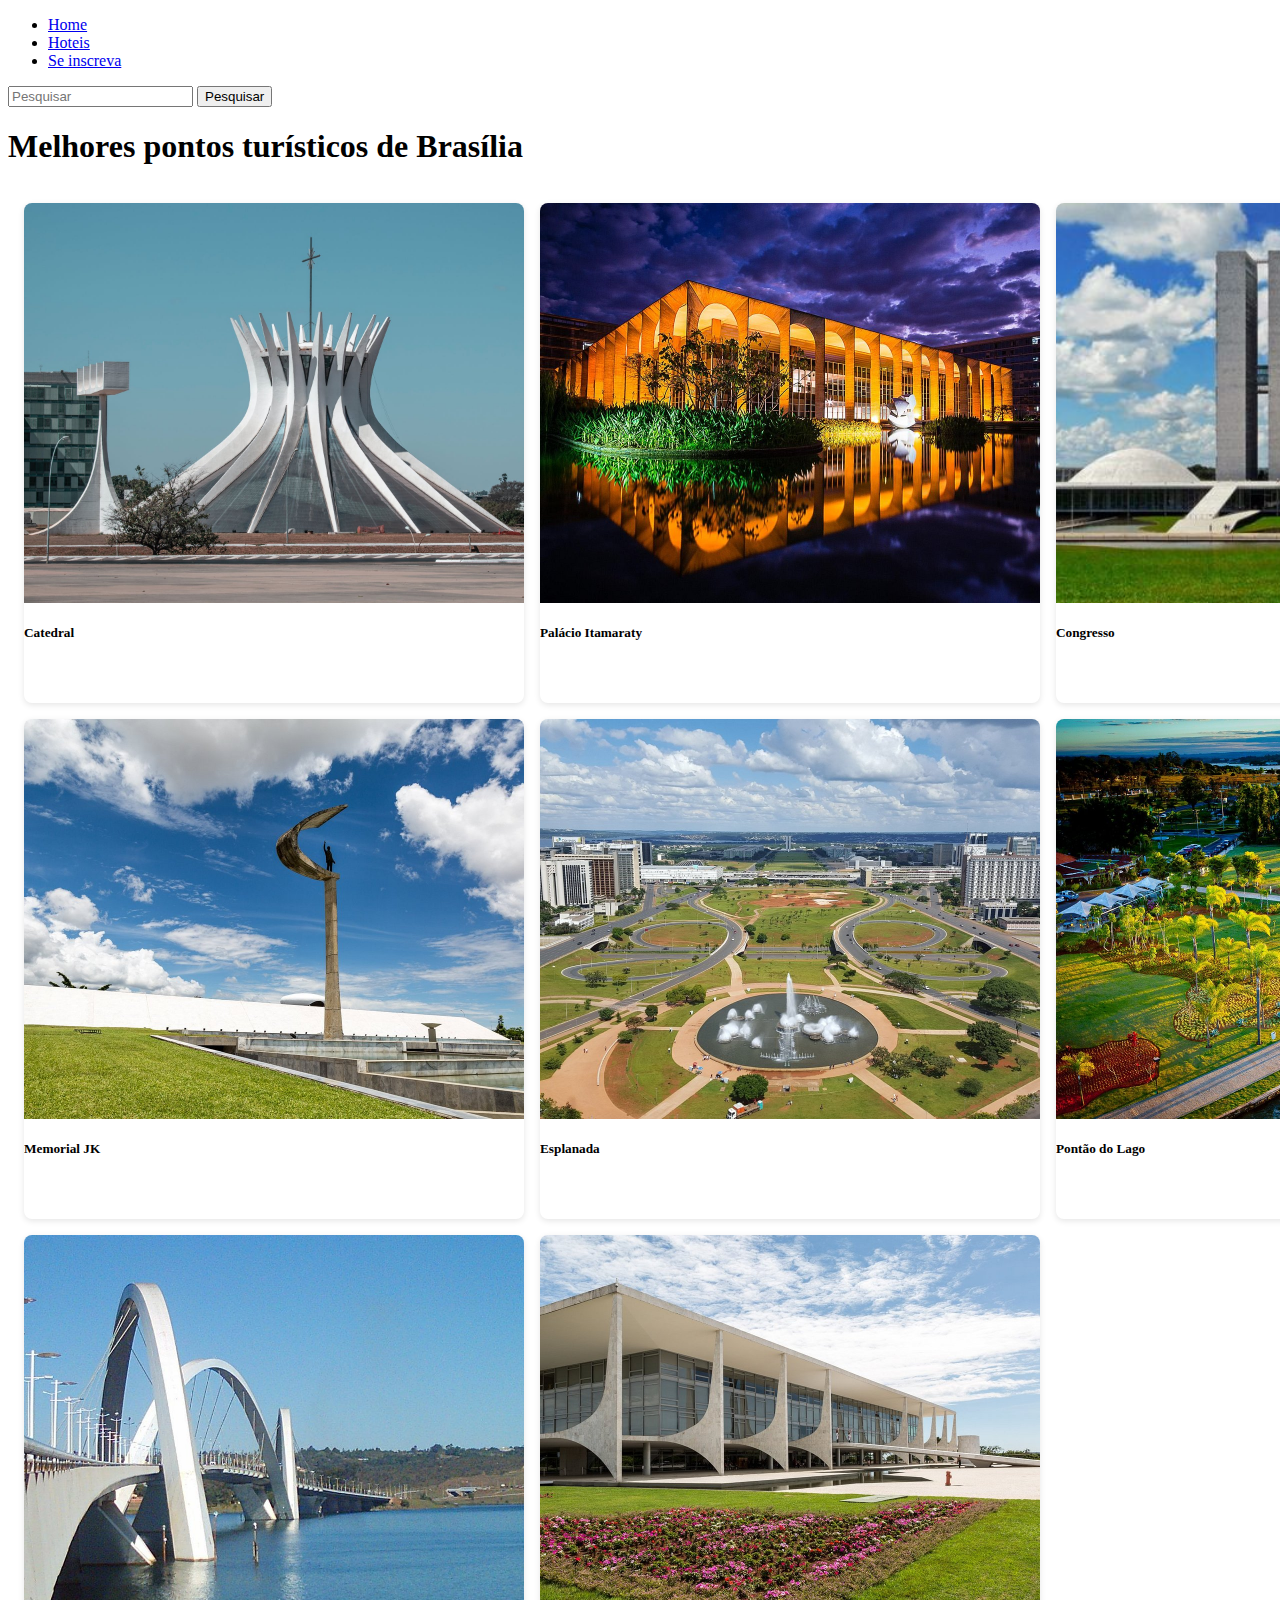
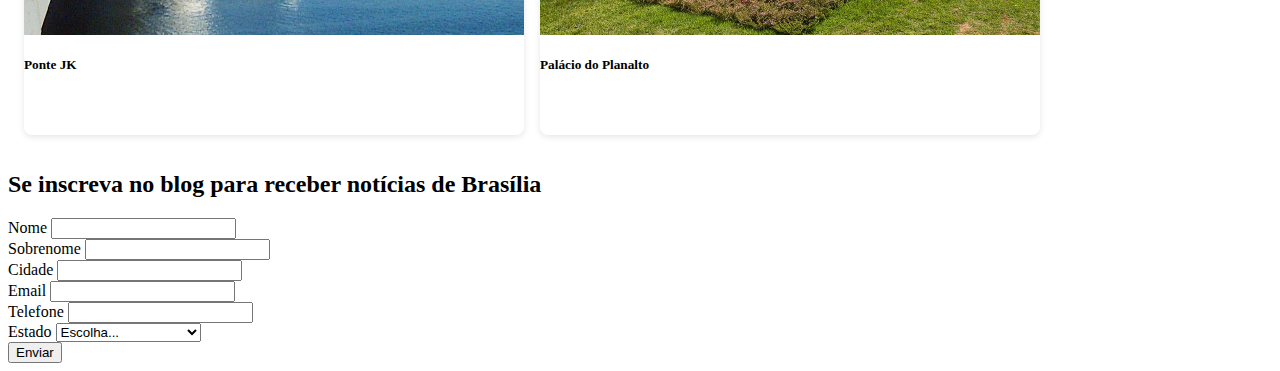
<file: index.html>
<!DOCTYPE html>
<html lang="en">

<head>
    <meta charset="UTF-8">
    <meta name="viewport" content="width=device-width, initial-scale=1.0">
    <title>Document</title>
    <link type="text/css" rel="stylesheet" href="./assets/css/style.css">
</head>

<body>
    <header>
        <nav class="navbar">
            <div class="" id="container-navbar">
                <ul class="">
                    <li class="">
                        <a class="links-navbar" aria-current="page" href="#">Home</a>
                    </li>
                    <li class="">
                        <a class="links-navbar" href="./hoteis.html">Hoteis</a>
                    </li>
                    <li class="">
                        <a href="#footer">Se inscreva</a>
                    </li>
                </ul>
                <form class="" role="search">
                    <input class="inputs" type="search" placeholder="Pesquisar" aria-label="Pesquisar">
                    <button class="botao" type="submit">Pesquisar</button>
                </form>
            </div>
        </nav>
    </header>

    <div class="titulo">
        <h1>Melhores pontos turísticos de Brasília</h1>
    </div>

    <main>
        <section id="cards">
            
            <div class="container">
                <div class="card">
                    <img src="./assets/images/catedral_bsb.jpeg" class="img-fluid" class="card-img-top"
                        alt="...">
                    <div class="card-descricao">
                        <h5 class="card-titulo">Catedral</h5>
                    </div>
                </div>

                <div class="card">
                    <img src="./assets/images/palacio_itamaraty.jpg" class="img-fluid" class="card-img-top" alt="...">
                    <div class="card-descricao">
                        <h5 class="card-titulo">Palácio Itamaraty</h5>
                    </div>

                </div>

                <div class="card">
                    <img src="./assets/images/congresso.jpg" class="card-img-top" alt="...">
                    <div class="card-descricao">
                        <h5 class="card-titulo">Congresso</h5>
                    </div>

                </div>

                <div class="card">
                    <img src="./assets/images/memorial.jpg" class="card-img-top" alt="...">
                    <div class="card-descricao">
                        <h5 class="card-titulo">Memorial JK</h5>
                    </div>

                </div>

                <div class="card">
                    <img src="./assets/images/visao_torre.jpg" class="card-img-top" alt="...">
                    <div class="card-descricao">
                        <h5 class="card-titulo">Esplanada</h5>
                    </div>

                </div>

                <div class="card">
                    <img src="./assets/images/pontao_lago.jpg" class="card-img-top" alt="...">
                    <div class="card-descricao">
                        <h5 class="card-titulo">Pontão do Lago</h5>
                    </div>

                </div>

                <div class="card">
                    <img src="./assets/images/ponte.jpg" class="card-img-top" alt="...">
                    <div class="card-descricao">
                        <h5 class="card-titulo">Ponte JK</h5>
                    </div>

                </div>

                <div class="card">
                    <img src="./assets/images/palacio_planalto.jpg" class="card-img-top" alt="...">
                    <div class="card-descricao">
                        <h5 class="card-titulo">Palácio do Planalto</h5>
                    </div>
                </div>
            </div>
        </section>

        <section id="carrossel">

        </section>
    </main>

    <footer id="footer">

        <div class="titulo">
            <h2>Se inscreva no blog para receber notícias de Brasília</h2>
        </div>

        <form class="formulario">
            <div class="">
                <label for="nome" class="label">Nome</label>
                <input type="text" class="inputs" id="nome" value="" required>
            </div>
            <div class="">
                <label for="sobrenome" class="label">Sobrenome</label>
                <input type="text" class="inputs" id="sobrenome" value="" required>
            </div>
            <div class="">
                <label for="cidade" class="label">Cidade</label>
                <input type="text" class="inputs" id="cidade" required>
            </div>

            <div class="">
                <label for="email" class="label">Email</label>
                <input type="text" class="inputs" id="email" required>
            </div>
            
            <div class="">
                <label for="telefone" class="label">Telefone</label>
                <input type="text" class="inputs" id="telefone" required>
            </div>

            <div class="">
                <label for="estado" class="label">Estado</label>
                <select class="inputs" id="estado" required>
                    <option selected disabled value="">Escolha...</option>
                    <option>Acre</option>
                    <option>Alagoas</option>
                    <option>Amapá</option>
                    <option>Amazonas</option>
                    <option>Bahia</option>
                    <option>Ceará</option>
                    <option>Distrito Federal</option>
                    <option>Espírito Santo</option>
                    <option>Goiás</option>
                    <option>Maranhão</option>
                    <option>Mato Grosso</option>
                    <option>Mato Grosso do Sul</option>
                    <option>Minas Gerais</option>
                    <option>Pará</option>
                    <option>Paraíba</option>
                    <option>Paraná</option>
                    <option>Pernambuco</option>
                    <option>Piauí</option>
                    <option>Rio de Janeiro</option>
                    <option>Rio Grande do Norte</option>
                    <option>Rio Grande do Sul</option>
                    <option>Rondônia</option>
                    <option>Roraima</option>
                    <option>Santa Catarina</option>
                    <option>São Paulo</option>
                    <option>Sergipe</option>
                    <option>Tocantins</option>
                </select>       
            </div>
            
            <div class="col-12">
                <button id="btnFinal" class="botao" type="submit">Enviar</button>
            </div>
        </form>
    </footer>

</body>

</html>
</file>
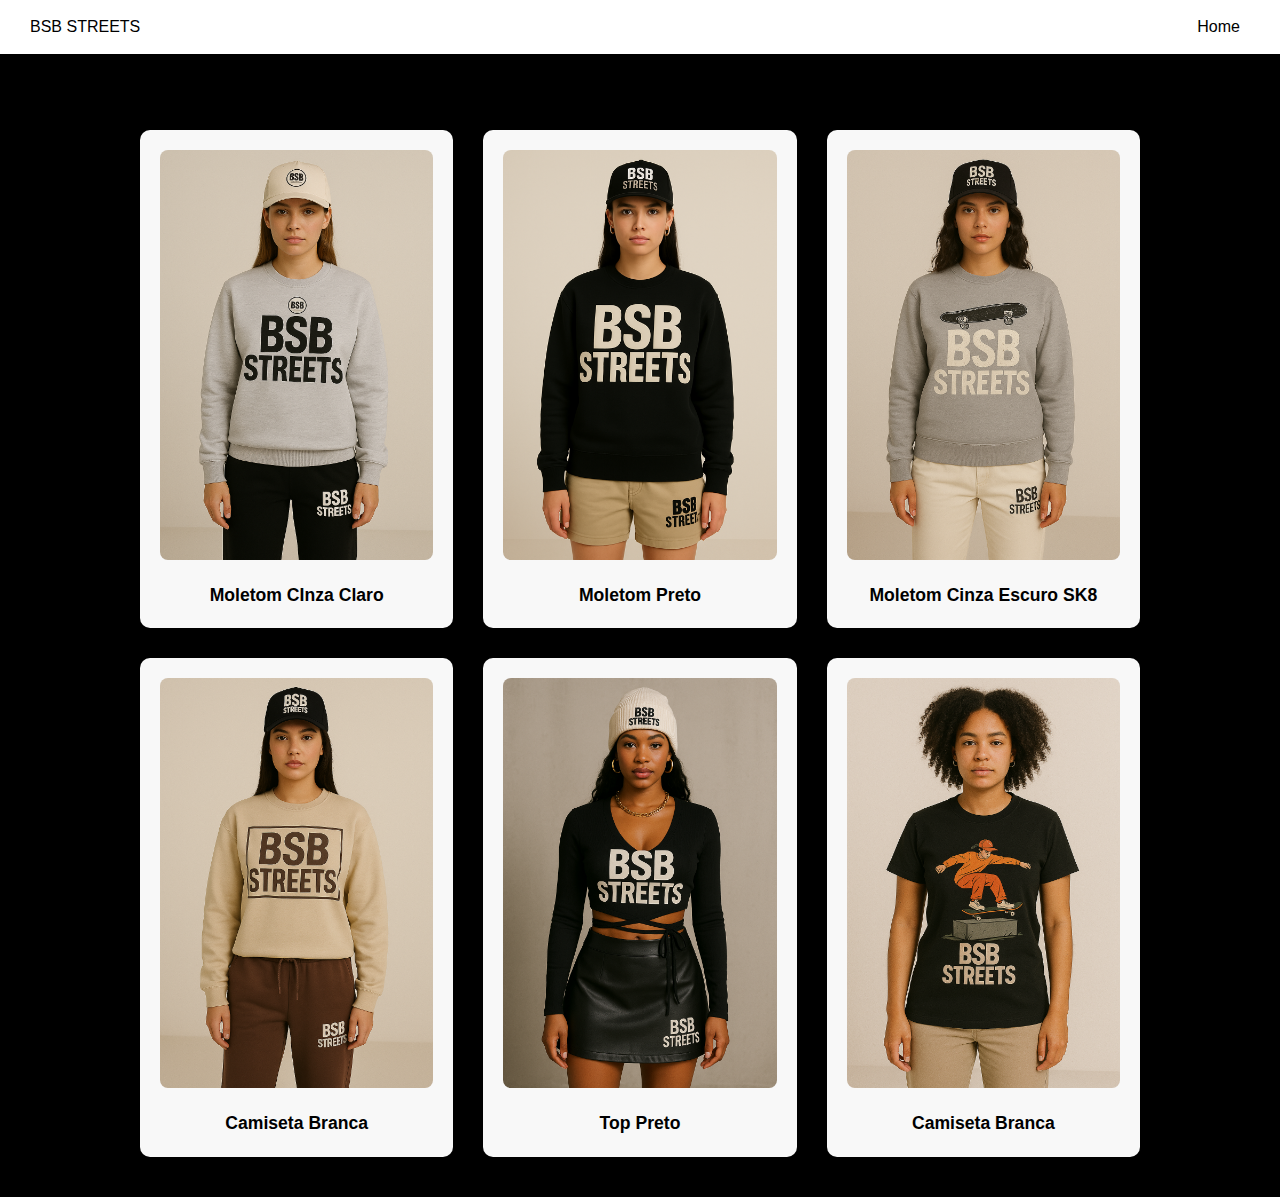
<file: feminino.html>
<!DOCTYPE html>
<html lang="pt-br">
<head>
    <meta charset="UTF-8">
    <meta name="viewport" content="width=device-width, initial-scale=1.0">
    <title>Neymar</title>
    <link rel="stylesheet" href="CSS/style.css">
</head>
<body>
    <header class="navbar">
        <div class="logo"> BSB STREETS</div>
        <nav class="menu">
            <a href="./index.html">Home</a>
        </nav>
     </header>

     <main>
        <section class="produtos">
            <h2>Vestuário Feminino</h2>
            <div class="grid-imagens">

                <div class="imagem-card">
                    <img src="./IMG/moletom_fem.png" alt="">
                    <h3>Moletom CInza Claro</h3>
                </div>
                <div class="imagem-card">
                    <img src="./IMG/moletom_preto_fem.png" alt="">
                    <h3>Moletom Preto</h3>
                </div>

                <div class="imagem-card">
                    <img src="./IMG/moletom_cinza_fem.png" alt="">
                    <h3>Moletom Cinza Escuro SK8</h3>
                </div>

                <div class="imagem-card">
                    <img src="./IMG/moletom_bege_fem.png" alt="">
                    <h3>Camiseta Branca</h3>
                </div>

                <div class="imagem-card">
                    <img src="./IMG/top_preto_fem.png" alt="">
                    <h3>Top Preto</h3>
                </div>
                <div class="imagem-card">
                    <img src="./IMG/camiseta_preta_fem.png" alt="">
                    <h3>Camiseta Branca</h3>
                </div>
            </div>
        </section>
    </main>
    </body>
</html>
</file>
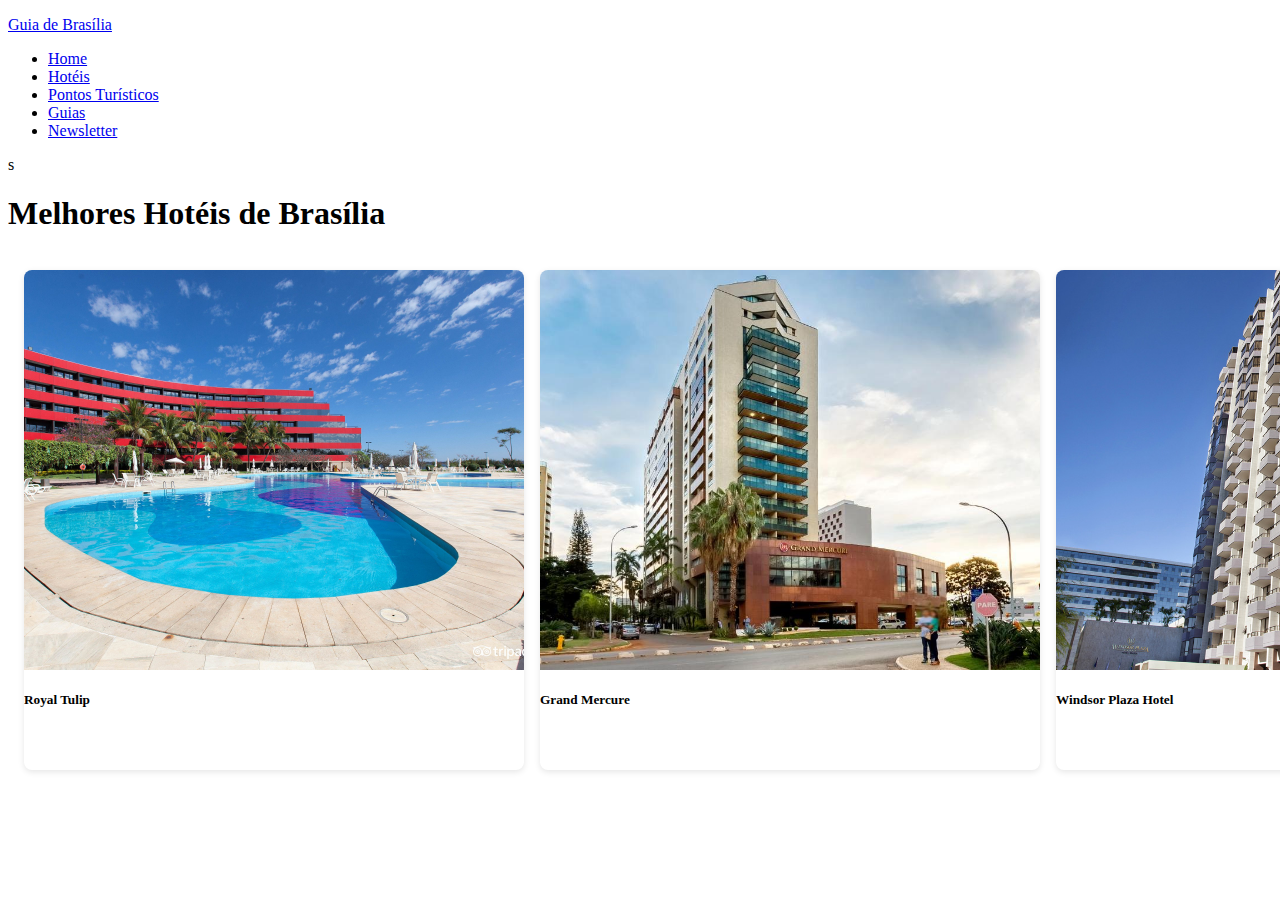
<file: hoteis.html>
<!DOCTYPE html>
<html lang="en">

<head>
    <meta charset="UTF-8">
    <meta name="viewport" content="width=device-width, initial-scale=1.0">
    <title>Hotéis</title>
    <link type="text/css" rel="stylesheet" href="./assets/css/style.css">
    <link rel="preconnect" href="https://fonts.googleapis.com">
    <link rel="preconnect" href="https://fonts.gstatic.com" crossorigin>
    <link
        href="https://fonts.googleapis.com/css2?family=Cal+Sans&family=Roboto:ital,wght@0,100..900;1,100..900&display=swap"
        rel="stylesheet">
</head>

<body>

    <!-- Header e Barra de navegação -->
    <header>
        <nav class="navbar">
            <div class="logo">
                <a href="./index.html">
                    <p>Guia de Brasília</p>
                </a>
            </div>
            <div class="container-links">
                <ul class="nav-links">
                    <li class="">
                        <a class="links-navbar" aria-current="page" href="./index.html">Home</a>
                    </li>
                    <li class="">
                        <a class="links-navbar" href="#">Hotéis</a>
                    </li>
                    <li class="">
                        <a class="links-navbar" href="./pontos_turisticos.html">Pontos Turísticos</a>
                    </li>
                    <li class="">
                        <a href="./index.html">Guias</a>
                    </li>
                    <li class="">
                        <a href="./index.html">Newsletter</a>
                    </li>
                </ul>
            </div>
        </nav>
    </header>

    <!-- Conteúdo Principal -->s
    <main>

        <!-- Cards dos Hotéis -->
        <section id="cards">
            <div class="navegacao">
                <div>
                    <h1 class="titulo-navegacao">Melhores Hotéis de Brasília</h1>
                </div>
                <div class="container">
                    <div class="card">
                        <img src="./assets/images/royal_hotel.jpg" class="img-fluid" class="card-img-top"
                            alt="Royal Hotel">
                        <h5 class="card-titulo">Royal Tulip</h5>
                    </div>

                    <div class="card">
                        <img src="./assets/images/grand_mercure.jpg" class="img-fluid" class="card-img-top"
                            alt="Grand Mercure Hotel">
                        <h5 class="card-titulo">Grand Mercure</h5>
                    </div>

                    <div class="card">
                        <img src="./assets/images/windsor_plaza.jpg" class="card-img-top" alt="Windsor Plaza Hotel">
                        <h5 class="card-titulo">Windsor Plaza Hotel</h5>
                    </div>
                </div>
            </div>
        </section>
    </main>
</body>

</html>
</file>
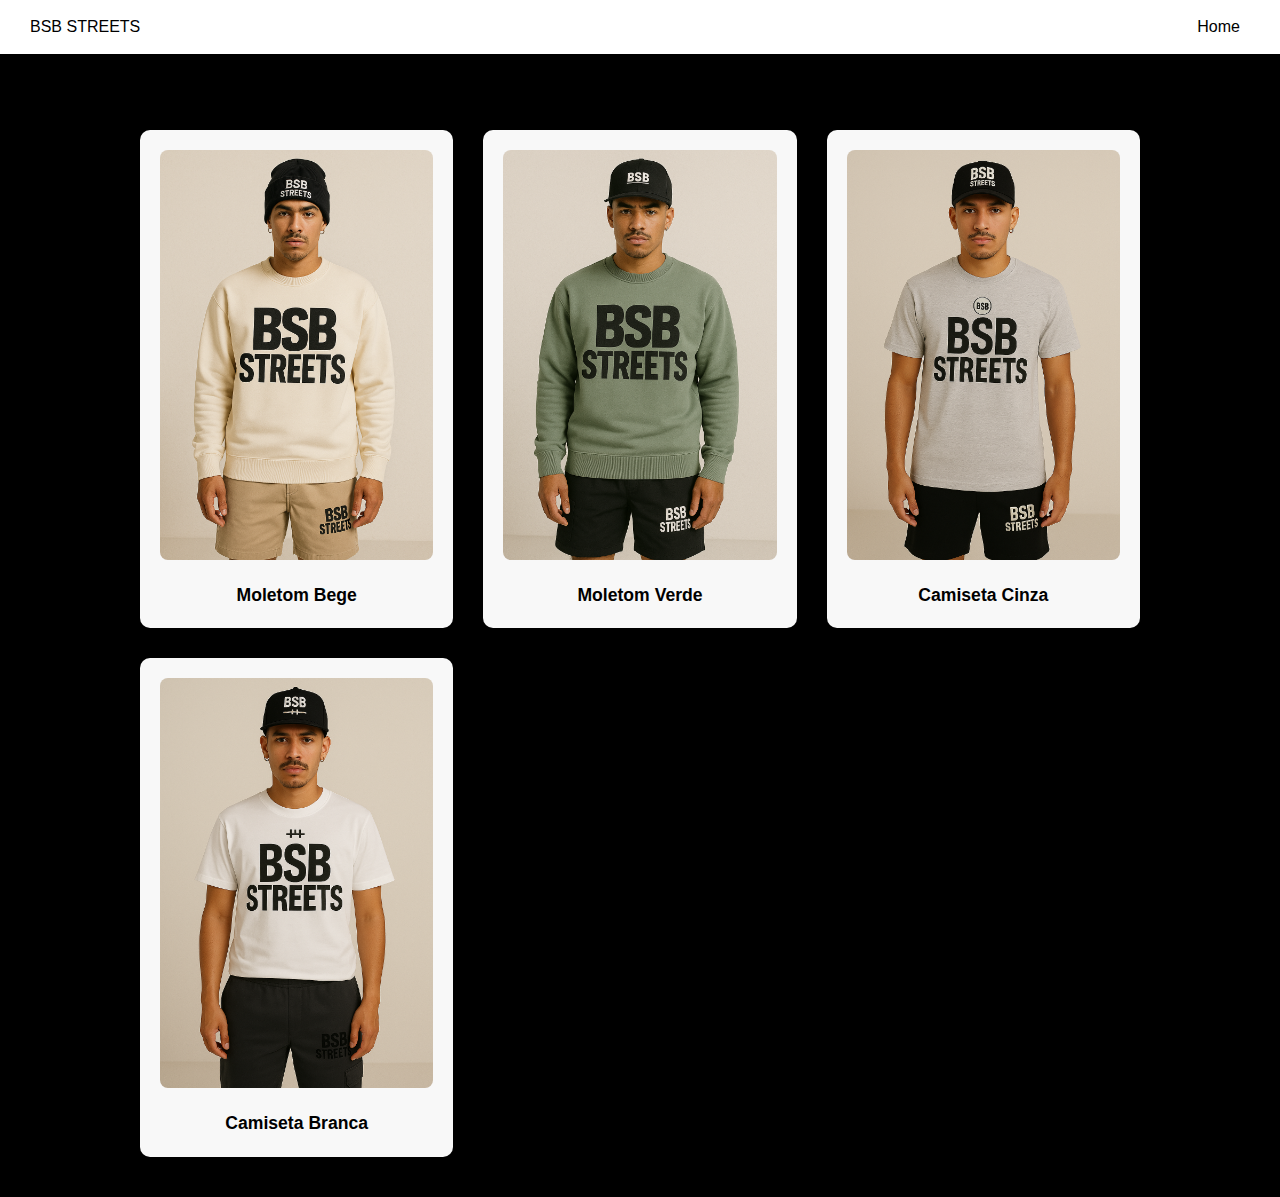
<file: masculino.html>
<!DOCTYPE html>
<html lang="pt-br">

<head>
    <meta charset="UTF-8">
    <meta name="viewport" content="width=device-width, initial-scale=1.0">
    <title>Neymar</title>
    <link rel="stylesheet" href="CSS/style.css">
</head>

<body>
    <header class="navbar">
        <div class="logo"> BSB STREETS</div>
        <nav class="menu">
            <a href="./index.html">Home</a>
        
        </nav>
    </header>

    <main>
        <section class="produtos">
            <h2>Vestuário Masculino</h2>
            <div class="grid-imagens">

                <div class="imagem-card">
                    <img src="./IMG/moletom_bege_masc.png" alt="">
                    <h3>Moletom Bege</h3>
                </div>

                <div class="imagem-card">
                    <img src="./IMG/moletom_verde_masc.png" alt="">
                    <h3>Moletom Verde</h3>
                </div>

                <div class="imagem-card">
                    <img src="./IMG/camiseta_cinza.png" alt="">
                    <h3>Camiseta Cinza</h3>
                </div>
                <div class="imagem-card">
                    <img src="./IMG/camiseta_masc.png" alt="">
                    <h3>Camiseta Branca</h3>
                </div>
            </div>
        </section>
    </main>
</body>

</html>
</file>
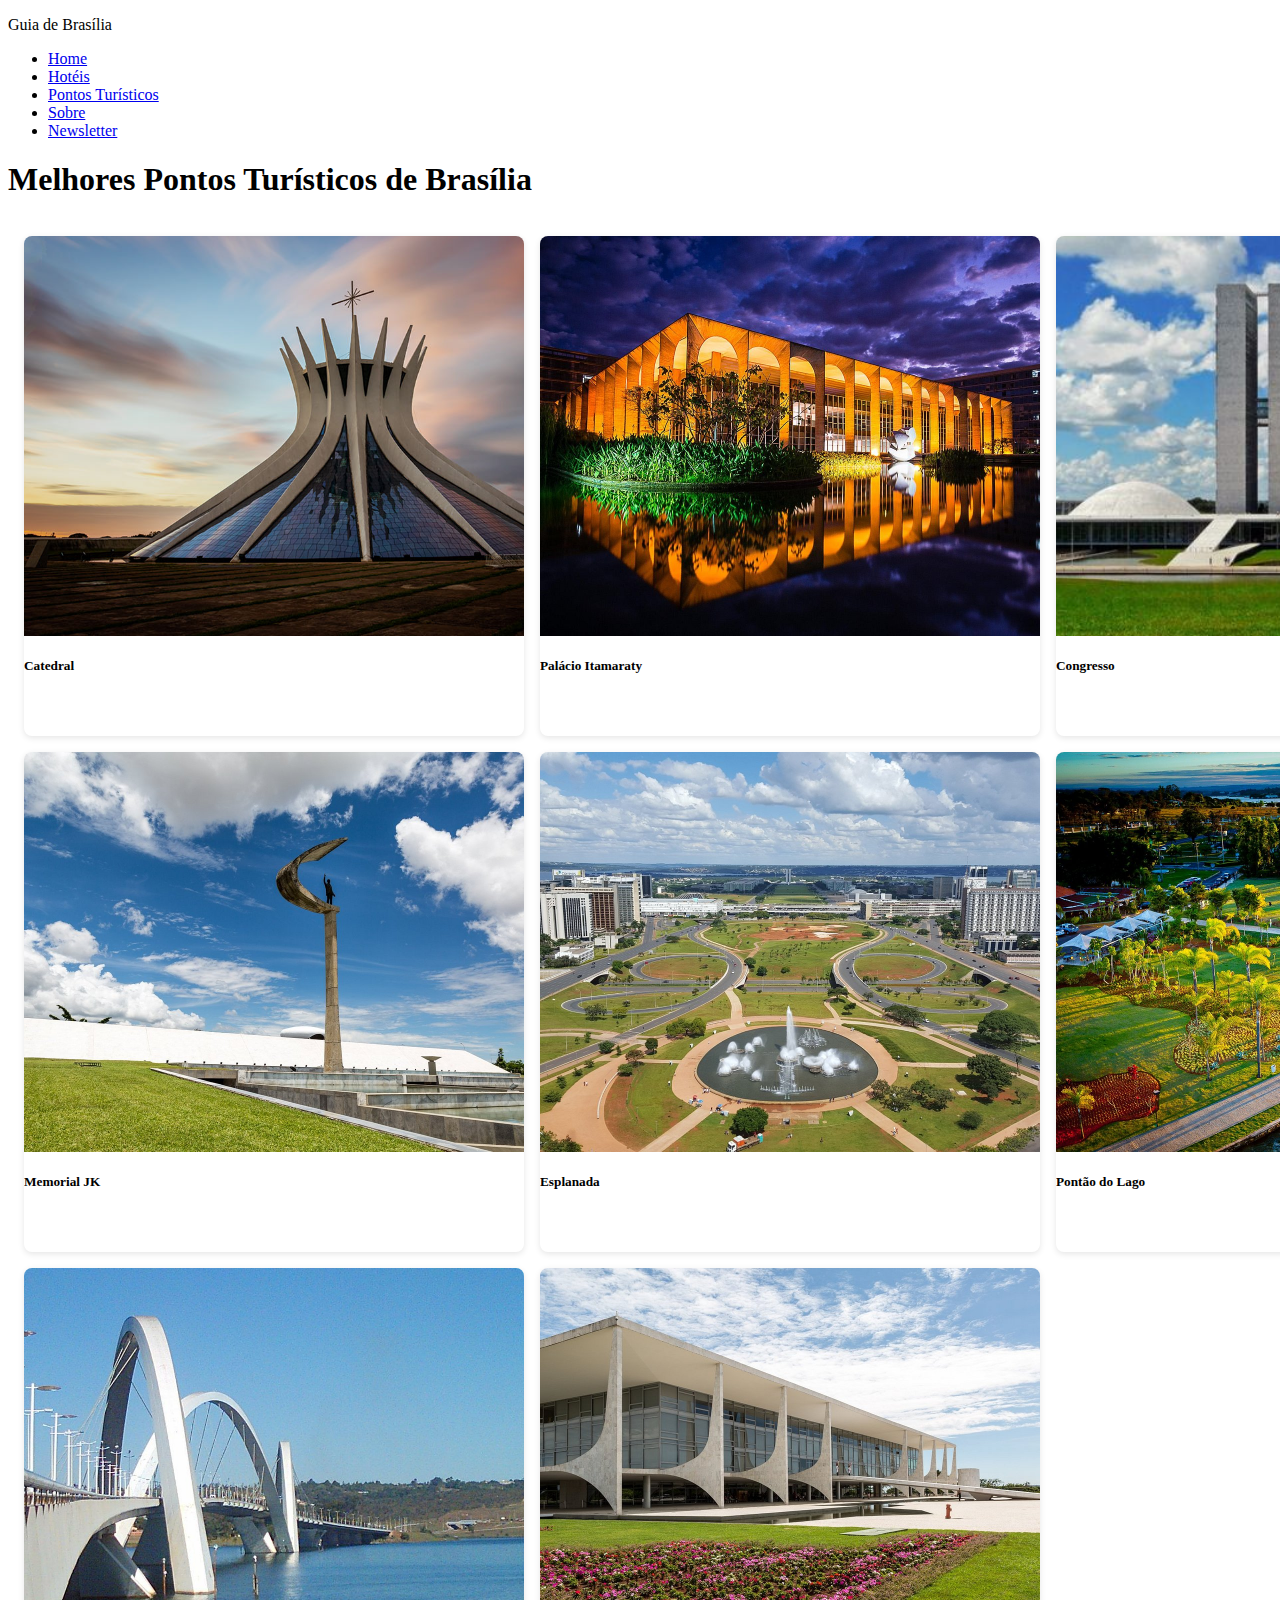
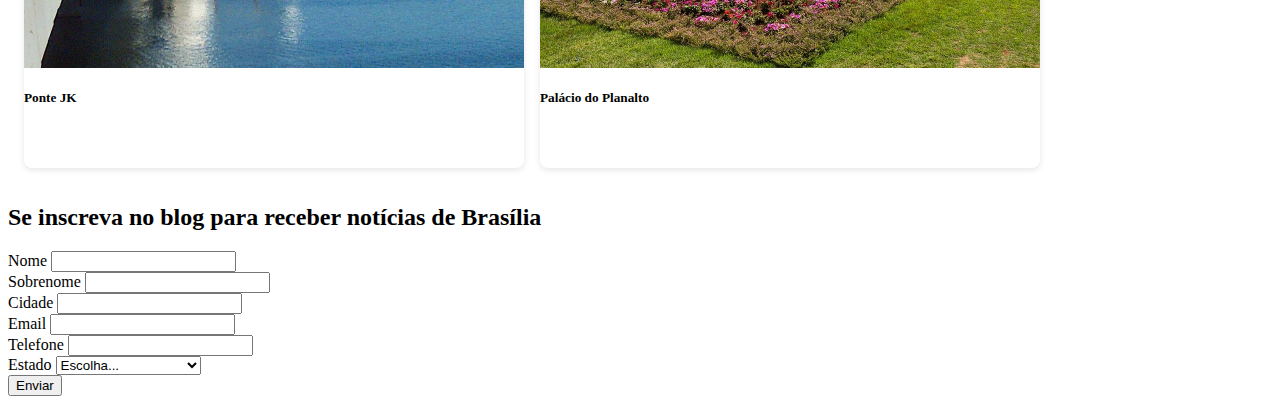
<file: pontos_turisticos.html>
<!DOCTYPE html>
<html lang="en">

<head>
    <meta charset="UTF-8">
    <meta name="viewport" content="width=device-width, initial-scale=1.0">
    <title>Document</title>
    <link type="text/css" rel="stylesheet" href="./assets/css/style.css">
</head>

<body>
    <header>
        <nav class="navbar">
            <div class="logo">
                <p>Guia de Brasília</p>
            </div>
            <div class="container-links">
                <ul class="nav-links">
                    <li class="">
                        <a class="links-navbar" aria-current="page" href="./index.html">Home</a>
                    </li>
                    <li class="">
                        <a class="links-navbar" href="./hoteis.html">Hotéis</a>
                    </li>
                    <li class="">
                        <a class="links-navbar" href="#">Pontos Turísticos</a>
                    </li>
                    <li class="">
                        <a href="./index.html">Sobre</a>
                    </li>
                    <li class="">
                        <a href="./index.html">Newsletter</a>
                    </li>
                </ul>
            </div>
        </nav>
    </header>

    <div class="titulo">
        <h1>Melhores Pontos Turísticos de Brasília</h1>
    </div>

    <main>
        <section id="cards-pontos">
            <div class="container">
                <div class="card">
                    <img src="./assets/images/catedral_destaque.jpg" class="img-fluid" class="card-img-top" alt="...">
                    <h5 class="card-titulo">Catedral</h5>
                </div>

                <div class="card">
                    <img src="./assets/images/palacio_itamaraty.jpg" class="img-fluid" class="card-img-top" alt="...">
                    <h5 class="card-titulo">Palácio Itamaraty</h5>
                </div>

                <div class="card">
                    <img src="./assets/images/congresso.jpg" class="card-img-top" alt="...">
                    <h5 class="card-titulo">Congresso</h5>
                </div>

                <div class="card">
                    <img src="./assets/images/memorial.jpg" class="card-img-top" alt="...">
                    <h5 class="card-titulo">Memorial JK</h5>
                </div>

                <div class="card">
                    <img src="./assets/images/visao_torre.jpg" class="card-img-top" alt="...">
                    <h5 class="card-titulo">Esplanada</h5>
                </div>

                <div class="card">
                    <img src="./assets/images/pontao_lago.jpg" class="card-img-top" alt="...">

                    <h5 class="card-titulo">Pontão do Lago</h5>


                </div>

                <div class="card">
                    <img src="./assets/images/ponte.jpg" class="card-img-top" alt="...">

                    <h5 class="card-titulo">Ponte JK</h5>


                </div>

                <div class="card">
                    <img src="./assets/images/palacio_planalto.jpg" class="card-img-top" alt="...">

                    <h5 class="card-titulo">Palácio do Planalto</h5>

                </div>
            </div>
        </section>

        <section id="carrossel">

        </section>
    </main>

    <footer id="footer">

        <div class="titulo">
            <h2>Se inscreva no blog para receber notícias de Brasília</h2>
        </div>

        <form class="formulario">
            <div class="">
                <label for="nome" class="label">Nome</label>
                <input type="text" class="inputs" id="nome" value="" required>
            </div>
            <div class="">
                <label for="sobrenome" class="label">Sobrenome</label>
                <input type="text" class="inputs" id="sobrenome" value="" required>
            </div>
            <div class="">
                <label for="cidade" class="label">Cidade</label>
                <input type="text" class="inputs" id="cidade" required>
            </div>

            <div class="">
                <label for="email" class="label">Email</label>
                <input type="text" class="inputs" id="email" required>
            </div>

            <div class="">
                <label for="telefone" class="label">Telefone</label>
                <input type="text" class="inputs" id="telefone" required>
            </div>

            <div class="">
                <label for="estado" class="label">Estado</label>
                <select class="inputs" id="estado" required>
                    <option selected disabled value="">Escolha...</option>
                    <option>Acre</option>
                    <option>Alagoas</option>
                    <option>Amapá</option>
                    <option>Amazonas</option>
                    <option>Bahia</option>
                    <option>Ceará</option>
                    <option>Distrito Federal</option>
                    <option>Espírito Santo</option>
                    <option>Goiás</option>
                    <option>Maranhão</option>
                    <option>Mato Grosso</option>
                    <option>Mato Grosso do Sul</option>
                    <option>Minas Gerais</option>
                    <option>Pará</option>
                    <option>Paraíba</option>
                    <option>Paraná</option>
                    <option>Pernambuco</option>
                    <option>Piauí</option>
                    <option>Rio de Janeiro</option>
                    <option>Rio Grande do Norte</option>
                    <option>Rio Grande do Sul</option>
                    <option>Rondônia</option>
                    <option>Roraima</option>
                    <option>Santa Catarina</option>
                    <option>São Paulo</option>
                    <option>Sergipe</option>
                    <option>Tocantins</option>
                </select>
            </div>

            <div class="col-12">
                <button id="btnFinal" class="botao" type="submit">Enviar</button>
            </div>
        </form>
    </footer>

</body>

</html>
</file>
<file: assets/css/style.css>
.container {
    display: grid;
    grid-template-columns: repeat(1, 1fr);
    gap: 1rem;
    padding: 1rem;
}


@media (min-width: 600px) {
    .container {
        grid-template-columns: repeat(2, 1fr);
    }
}

@media (min-width: 900px) {
   .container {
        grid-template-columns: repeat(3, 1fr);
    }
}

.card {
    background: #fff;
    border-radius: 8px;
    width: 500px;
    height: 500px;
    box-shadow: 0 2px 6px rgba(0, 0, 0, 0.1);
    overflow: hidden;
    display: flex;
    flex-direction: column;
    transition: transform 0.3s ease;
}

.card:hover {
    transform: scale(1.02);
}

.card img {
    width: 100%;
    height: 400px;
    object-fit: cover;
    display: block;
}

.card-body {
    padding: 1rem;
    text-align: center;
}
</file>
<file: CSS/style.css>
*{
    margin: 0;
    padding: 0;
    box-sizing: border-box;
}

body{
    font-family: 'Franklin Gothic Medium', 'Arial Narrow', Arial, sans-serif;
    line-height: 1.5;
    background-color: black;
    
}

.navbar{
    display: flex;
    justify-content: space-between;
    align-items: center;
    padding: 15px 30px;
    background-color: rgb(255, 255, 255);
    color: rgb(0, 0, 0);
}

.menu a{
    margin: 0 10px;
    color: rgb(0, 0, 0);
    text-decoration: none;
    transition: color 0.3s;

}

.menu a:hover{
    color: rgb(151, 144, 144);

}

.Sobre,
.Projetos{
    padding: 20px;
    text-align:center;
    color: white;

}

.grid-container{
    display: grid;
    grid-template-columns: repeat(auto-fit min-max(150px 1fr));
    gap: 20px;
    margin: 20px;

}

.grid-container a{
    color: white;
    text-decoration: none;
}

.card{
    background-color: rgb(116, 122, 122);
    padding: 30px;
    text-align: center;
    border-radius: 8px;
    transition: transform 0.3s;
}

.card:hover{
    transform: scale(1.30);
}

.card img {
    height: 100px;
}

.produtos {
    padding: 40px 20px;
    text-align: center;
  }
  
  .grid-imagens {
    display: grid;
    grid-template-columns: repeat(auto-fit, minmax(250px, 1fr));
    gap: 30px;
    max-width: 1000px;
    margin: 0 auto;
  }
  
  .imagem-card {
    background-color: #f8f8f8;
    border-radius: 10px;
    padding: 20px;
    transition: transform 0.3s ease;
  }
  
  .imagem-card img {
    width: 100%;
    height: auto;
    border-radius: 8px;
  }
  
  .imagem-card:hover {
    transform: scale(1.03);
  }
  
  .imagem-card h3 {
    margin-top: 15px;
    font-size: 1.1rem;
  }
  
@media (max-width: 600px) {
    .navbar{
        flex-direction: column;
        align-items: center;
    }

    .grid-container{
        grid-template-columns: 1fr;
    }

    .menu a{
        display:block;
        margin: 5px 0;
    }
}
</file>
